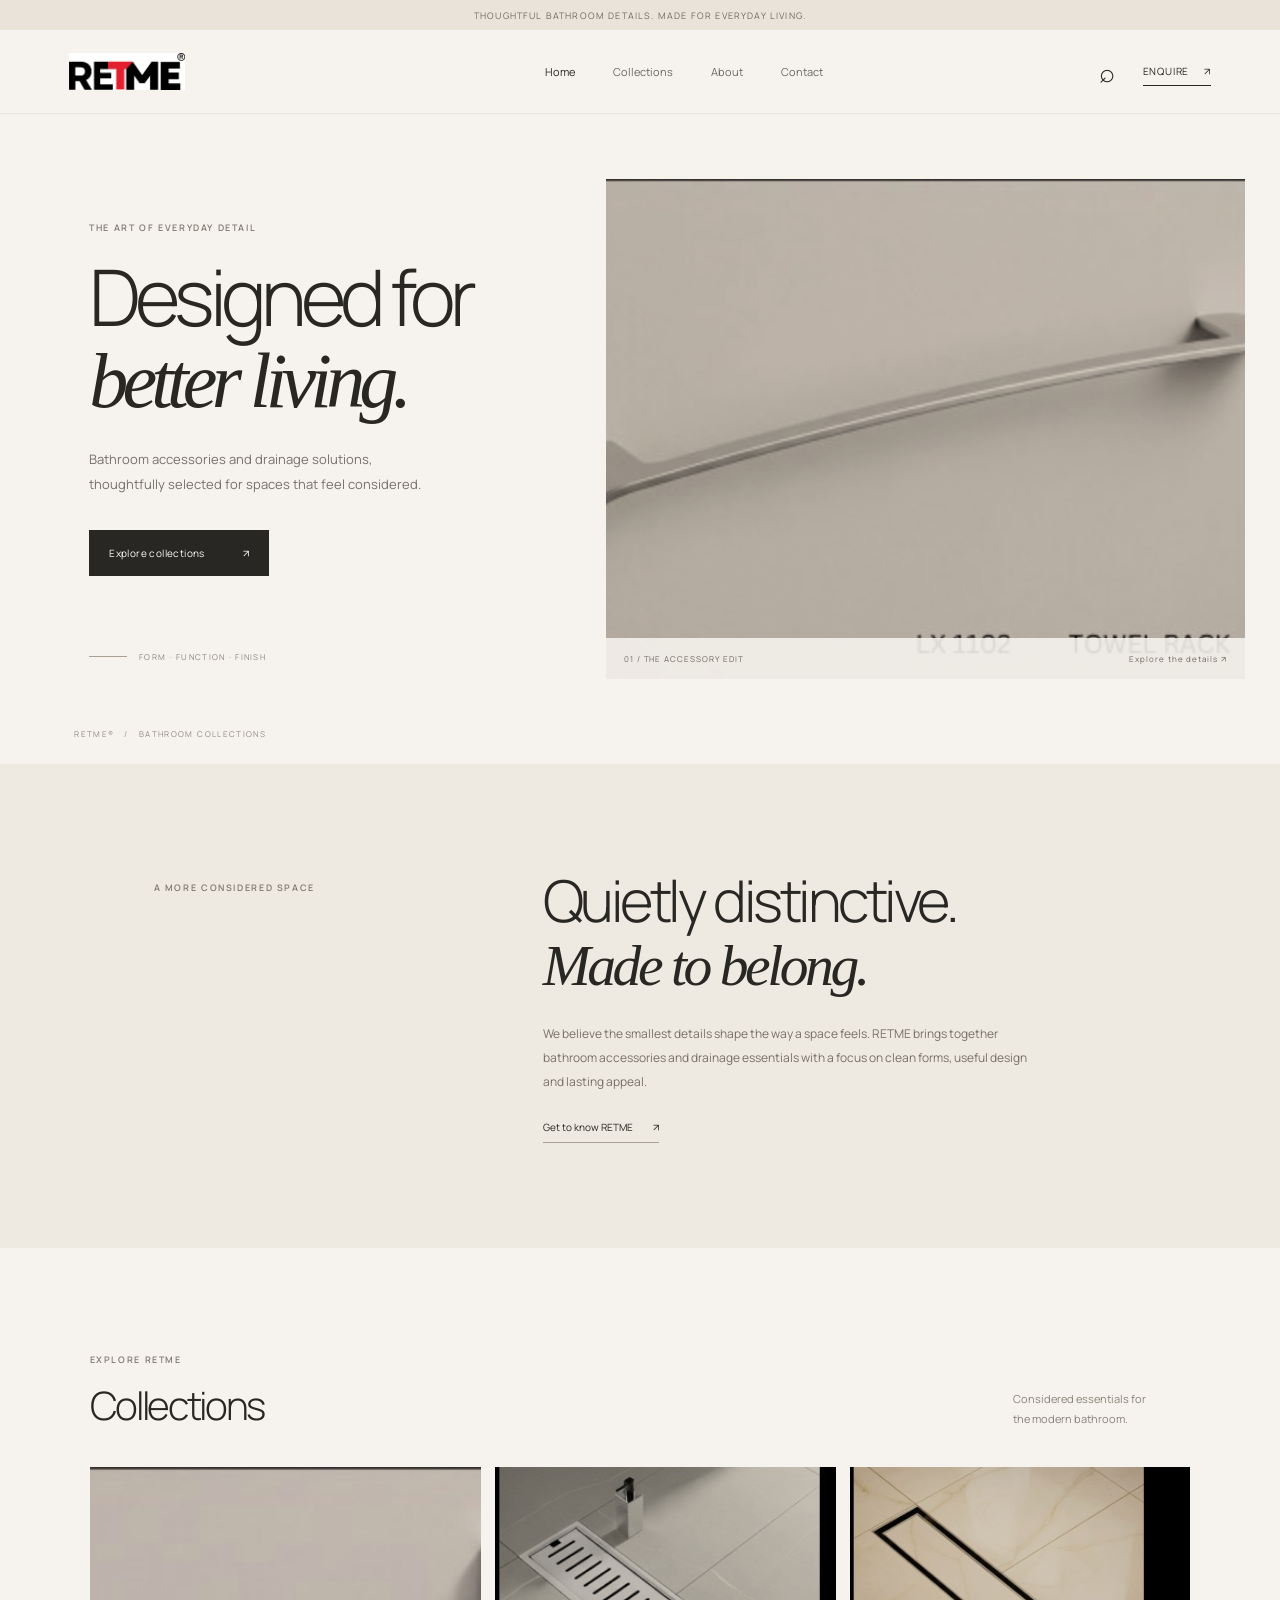
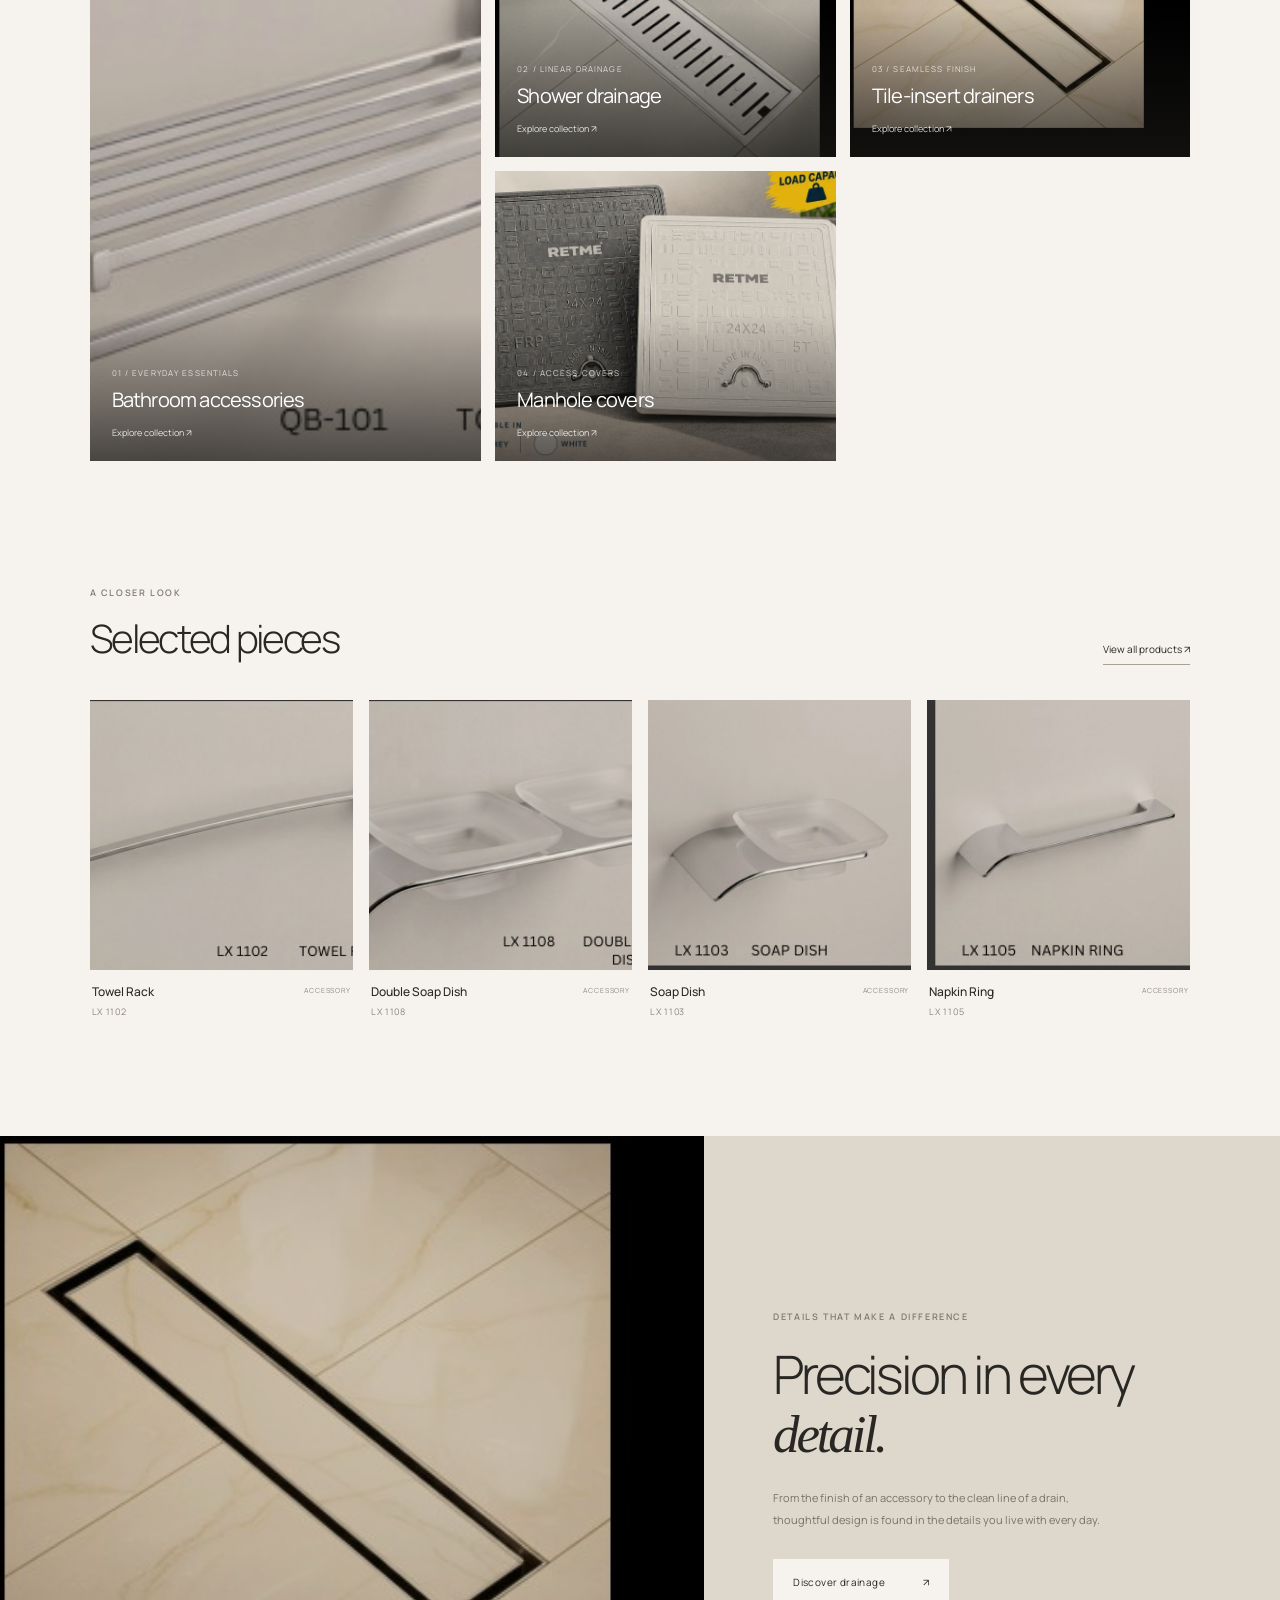
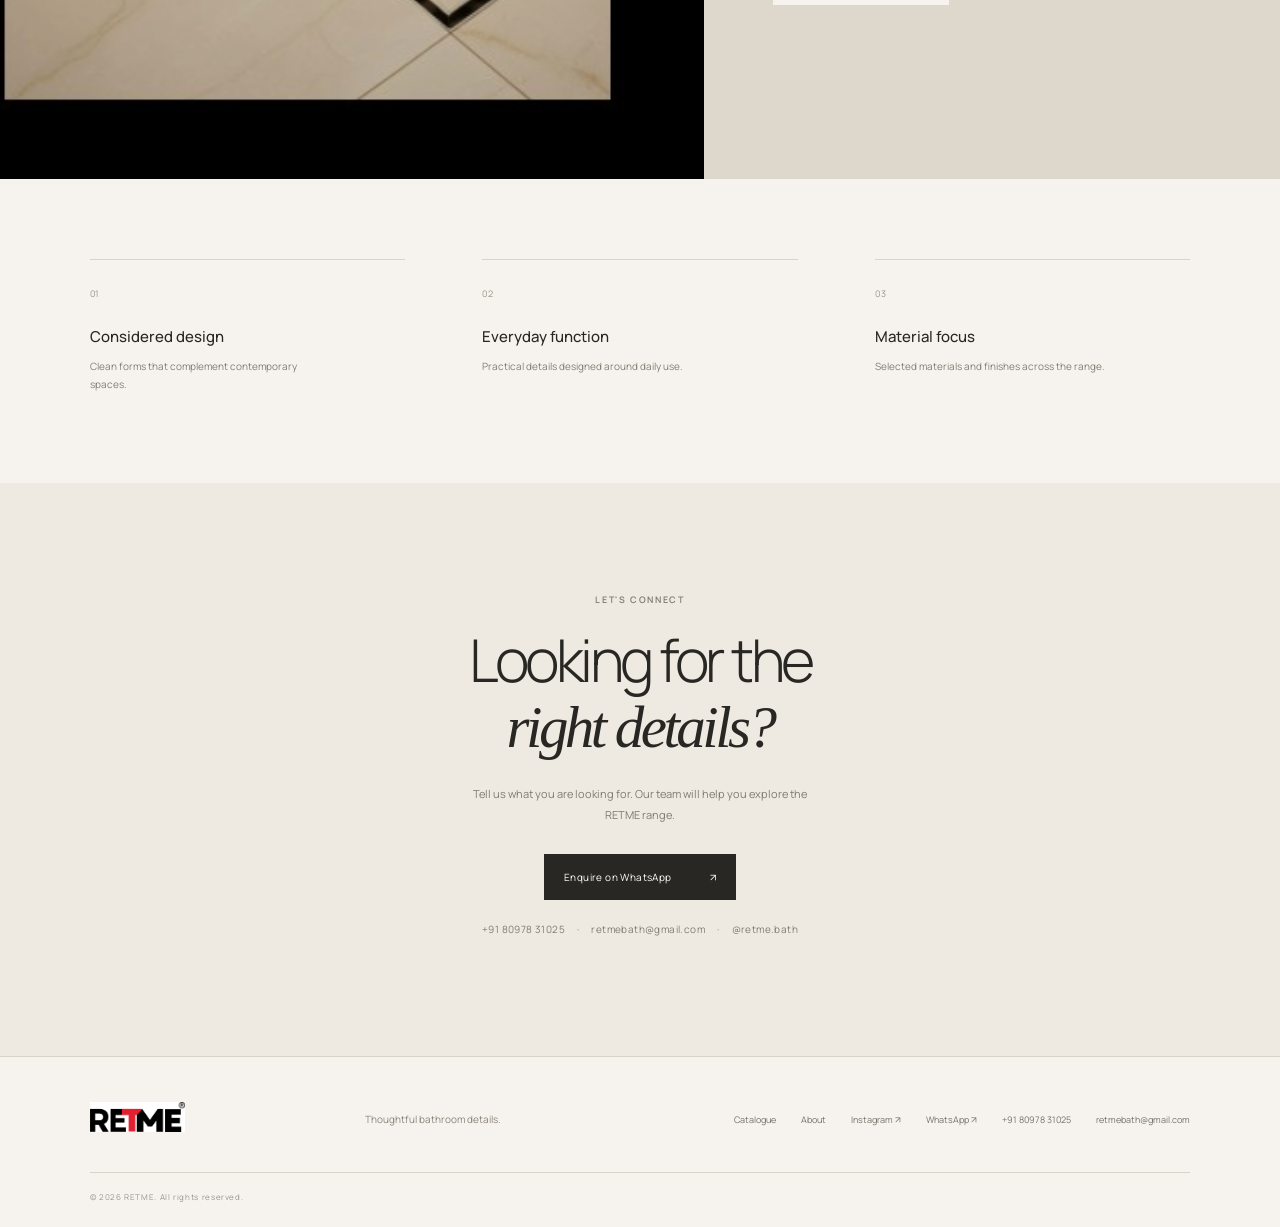
<file: index.html>
<!DOCTYPE html>
<html lang="en">
<head>
  <meta charset="UTF-8" />
  <meta name="viewport" content="width=device-width, initial-scale=1.0" />
  <meta name="description" content="Explore RETME bathroom accessories and drainage solutions. Thoughtful details, understated design and dependable materials." />
  <meta name="theme-color" content="#f6f3ee" />
  <title>RETME — Designed for Better Living</title>
  <link rel="preconnect" href="https://fonts.googleapis.com">
  <link rel="preconnect" href="https://fonts.gstatic.com" crossorigin>
  <link href="https://fonts.googleapis.com/css2?family=DM+Sans:wght@400;500;600;700&family=Manrope:wght@300;400;500;600;700&display=swap" rel="stylesheet">
  <link rel="stylesheet" href="./styles.css" />
</head>
<body>
  <div class="announcement">Thoughtful bathroom details. Made for everyday living.</div>
  <header class="site-header">
    <a class="brand" href="index.html" aria-label="RETME home"><img src="./assets/retme-logo.png" alt="RETME" /></a>
    <button class="menu-toggle" aria-label="Open menu" aria-expanded="false"><span></span><span></span></button>
    <nav class="main-nav" aria-label="Main navigation">
      <a class="active" href="index.html">Home</a>
      <a href="#collections">Collections</a>
      <a href="#about">About</a>
      <a href="#contact">Contact</a>
    </nav>
    <div class="header-actions"><button class="icon-button" id="search-open" aria-label="Search products">⌕</button><a class="header-enquire" href="https://wa.me/918097831025" target="_blank" rel="noopener">Enquire <span>↗</span></a></div>
  </header>

  <main>
    <section class="hero">
      <div class="hero-copy">
        <p class="eyebrow">THE ART OF EVERYDAY DETAIL</p>
        <h1>Designed for<br><em>better living.</em></h1>
        <p class="hero-description">Bathroom accessories and drainage solutions, thoughtfully selected for spaces that feel considered.</p>
        <a class="button button-dark" href="#collections">Explore collections <span>↗</span></a>
        <div class="hero-note"><span class="note-line"></span><span>FORM · FUNCTION · FINISH</span></div>
      </div>
      <div class="hero-visual"><img src="./assets/products/towel-rack-lx.jpg" alt="Minimal chrome bathroom towel rack" /><div class="image-caption"><span>01 / THE ACCESSORY EDIT</span><span>Explore the details ↗</span></div></div>
      <div class="hero-index">RETME® &nbsp; / &nbsp; BATHROOM COLLECTIONS</div>
    </section>

    <section class="intro-strip" id="about">
      <p class="eyebrow">A MORE CONSIDERED SPACE</p>
      <div><h2>Quietly distinctive.<br><em>Made to belong.</em></h2><p>We believe the smallest details shape the way a space feels. RETME brings together bathroom accessories and drainage essentials with a focus on clean forms, useful design and lasting appeal.</p><a class="text-link" href="#contact">Get to know RETME <span>↗</span></a></div>
    </section>

    <section class="collections section-pad" id="collections">
      <div class="section-heading"><div><p class="eyebrow">EXPLORE RETME</p><h2>Collections</h2></div><p>Considered essentials for<br>the modern bathroom.</p></div>
      <div class="collection-grid">
        <a class="collection-card collection-large" href="catalogue.html?category=accessories"><img src="./assets/products/towel-rack-qb.jpg" alt="Bathroom accessories collection"><span class="collection-overlay"><small>01 / EVERYDAY ESSENTIALS</small><strong>Bathroom accessories</strong><i>Explore collection ↗</i></span></a>
        <a class="collection-card" href="catalogue.html?category=drainage"><img src="./assets/products/drain-channel.jpg" alt="SS304 shower drain channel"><span class="collection-overlay"><small>02 / LINEAR DRAINAGE</small><strong>Shower drainage</strong><i>Explore collection ↗</i></span></a>
        <a class="collection-card" href="catalogue.html?category=tile-insert"><img src="./assets/products/tile-insert-channel.jpg" alt="Tile insert shower drain"><span class="collection-overlay"><small>03 / SEAMLESS FINISH</small><strong>Tile-insert drainers</strong><i>Explore collection ↗</i></span></a>
        <a class="collection-card" href="catalogue.html?category=manhole"><img src="./assets/products/frp-manhole.jpg" alt="Manhole cover range"><span class="collection-overlay"><small>04 / ACCESS COVERS</small><strong>Manhole covers</strong><i>Explore collection ↗</i></span></a>
      </div>
    </section>

    <section class="featured section-pad">
      <div class="section-heading"><div><p class="eyebrow">A CLOSER LOOK</p><h2>Selected pieces</h2></div><a class="text-link" href="catalogue.html">View all products ↗</a></div>
      <div class="product-grid" id="featured-products"></div>
    </section>

    <section class="statement-band"><div class="statement-image"><img src="./assets/products/tile-insert-channel.jpg" alt="Tile insert drainage detail"></div><div class="statement-copy"><p class="eyebrow">DETAILS THAT MAKE A DIFFERENCE</p><h2>Precision in every<br><em>detail.</em></h2><p>From the finish of an accessory to the clean line of a drain, thoughtful design is found in the details you live with every day.</p><a class="button button-light" href="catalogue.html?category=drainage">Discover drainage <span>↗</span></a></div></section>

    <section class="values section-pad"><div class="value-item"><span>01</span><h3>Considered design</h3><p>Clean forms that complement contemporary spaces.</p></div><div class="value-item"><span>02</span><h3>Everyday function</h3><p>Practical details designed around daily use.</p></div><div class="value-item"><span>03</span><h3>Material focus</h3><p>Selected materials and finishes across the range.</p></div></section>

    <section class="contact-block" id="contact"><p class="eyebrow">LET'S CONNECT</p><h2>Looking for the<br><em>right details?</em></h2><p>Tell us what you are looking for. Our team will help you explore the RETME range.</p><a class="button button-dark" href="https://wa.me/918097831025?text=Hello%20RETME%2C%20I%20would%20like%20to%20know%20more%20about%20your%20products." target="_blank" rel="noopener">Enquire on WhatsApp <span>↗</span></a><div class="contact-details"><a href="tel:+918097831025">+91 80978 31025</a><span>·</span><a href="mailto:retmebath@gmail.com">retmebath@gmail.com</a><span>·</span><a href="https://www.instagram.com/retme.bath/" target="_blank" rel="noopener">@retme.bath</a></div></section>
  </main>

  <footer class="footer"><a class="footer-logo" href="index.html"><img src="./assets/retme-logo.png" alt="RETME"></a><p>Thoughtful bathroom details.</p><div class="footer-links"><a href="catalogue.html">Catalogue</a><a href="#about">About</a><a href="https://www.instagram.com/retme.bath/" target="_blank" rel="noopener">Instagram ↗</a><a href="https://wa.me/918097831025" target="_blank" rel="noopener">WhatsApp ↗</a><a href="tel:+918097831025">+91 80978 31025</a><a href="mailto:retmebath@gmail.com">retmebath@gmail.com</a></div><small>© <span id="year"></span> RETME. All rights reserved.</small></footer>

  <div class="search-panel" id="search-panel" aria-hidden="true"><div class="search-inner"><button class="search-close" id="search-close" aria-label="Close search">×</button><p class="eyebrow">FIND YOUR PRODUCT</p><input id="global-search" type="search" placeholder="Search products or model numbers…" autocomplete="off"><div id="search-results" class="search-results"></div></div></div>
  <script src="./products.js"></script><script src="./main.js"></script>
</body>
</html>
</file>
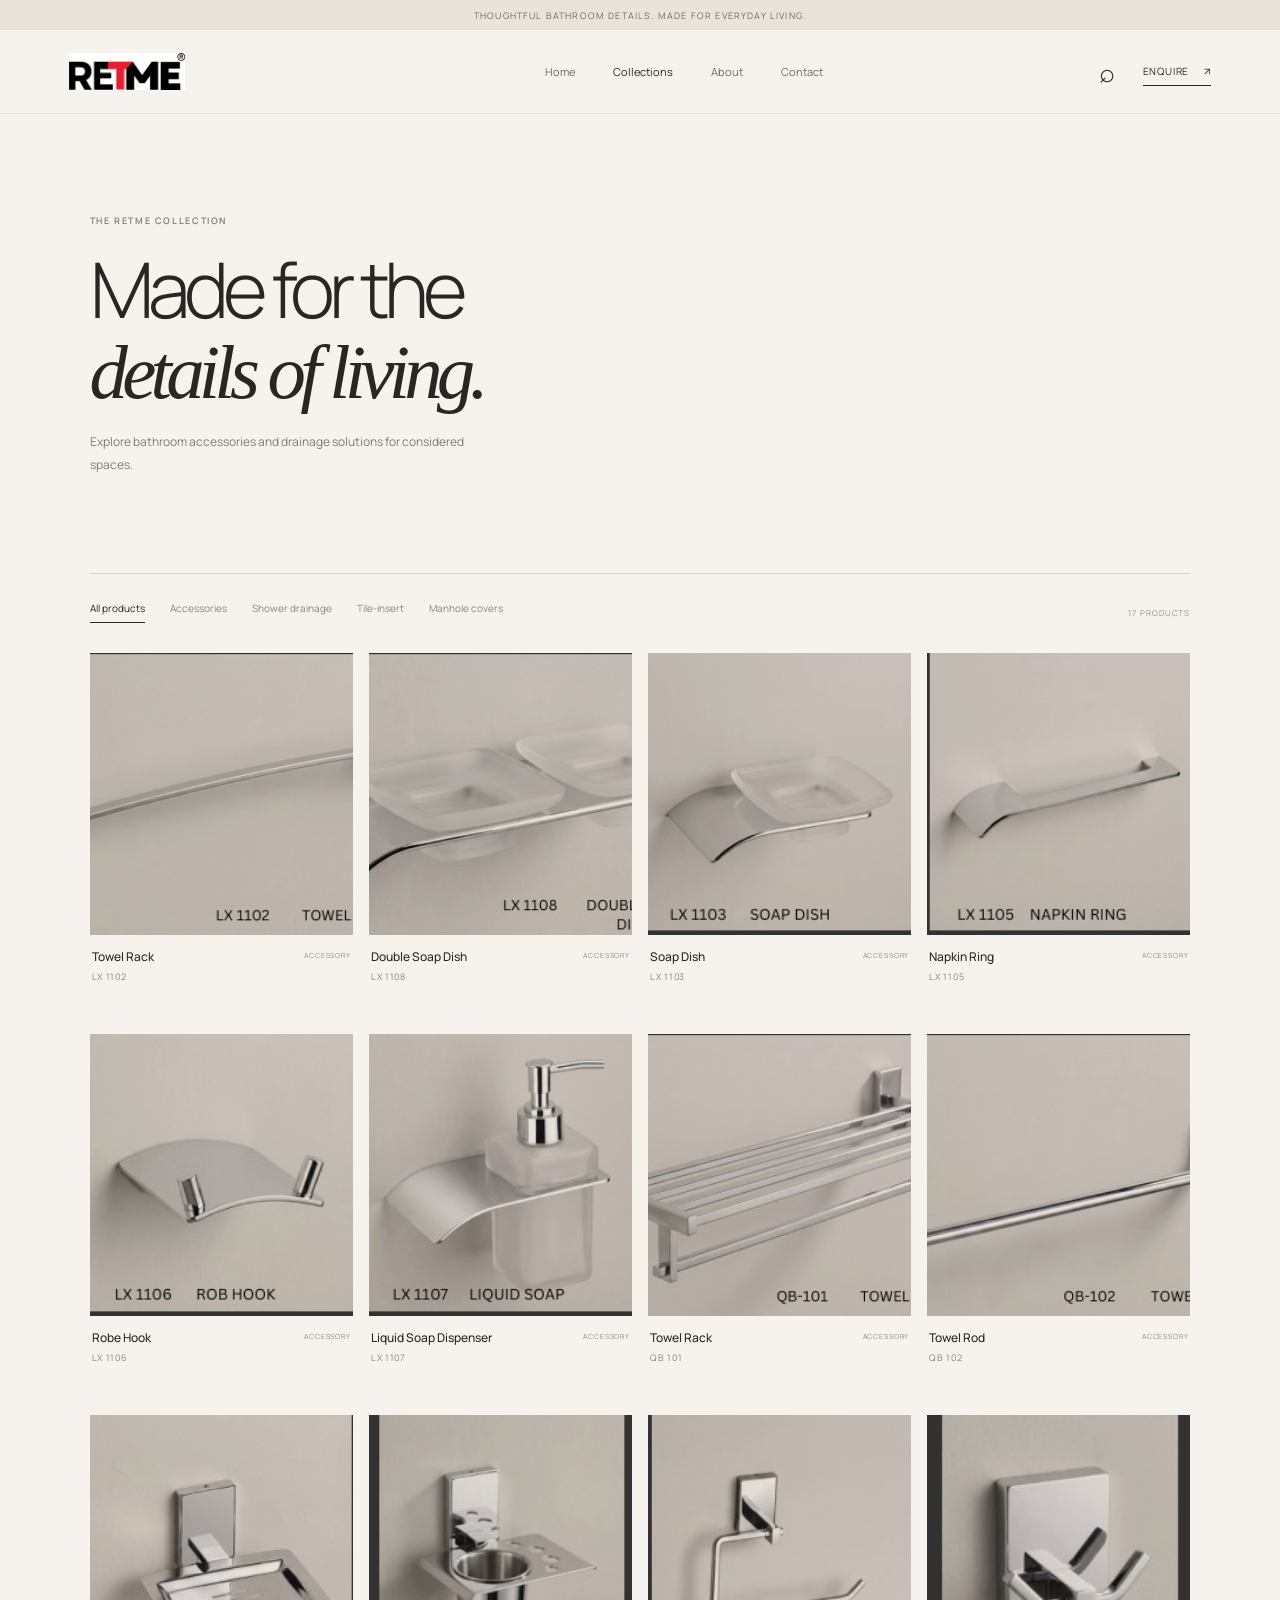
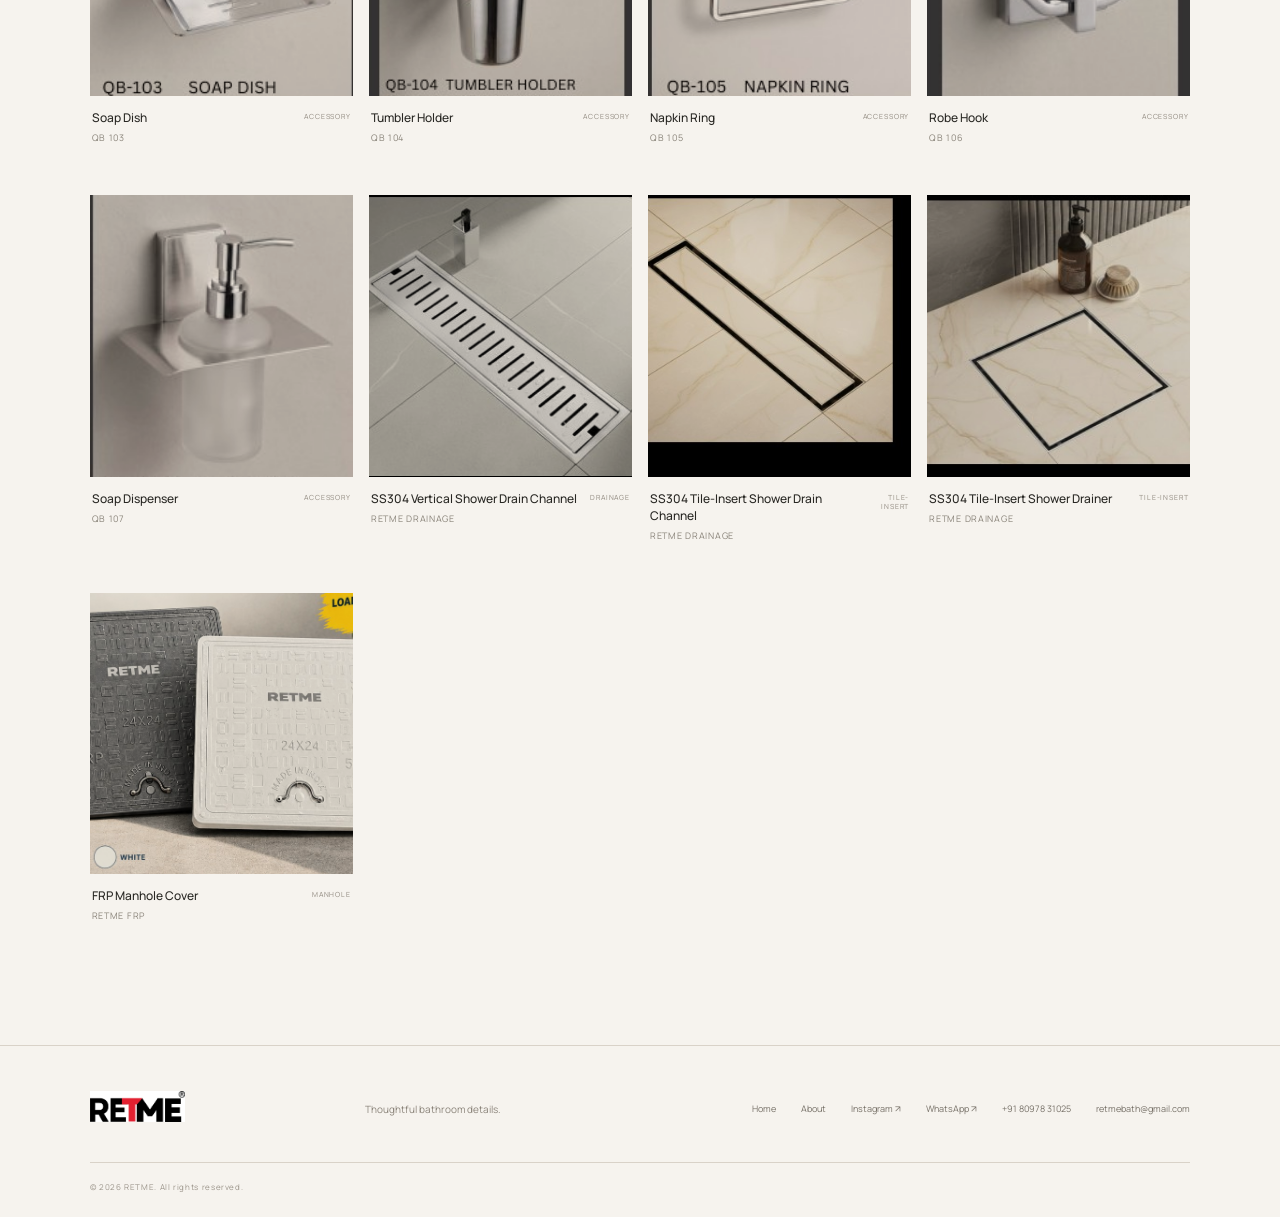
<file: catalogue.html>
<!DOCTYPE html><html lang="en"><head><meta charset="UTF-8"><meta name="viewport" content="width=device-width, initial-scale=1.0"><meta name="description" content="Browse the RETME bathroom accessories and drainage catalogue."><title>Collections — RETME</title><link rel="preconnect" href="https://fonts.googleapis.com"><link rel="preconnect" href="https://fonts.gstatic.com" crossorigin><link href="https://fonts.googleapis.com/css2?family=DM+Sans:wght@400;500;600;700&family=Manrope:wght@300;400;500;600;700&display=swap" rel="stylesheet"><link rel="stylesheet" href="./styles.css"></head><body><div class="announcement">Thoughtful bathroom details. Made for everyday living.</div><header class="site-header"><a class="brand" href="index.html"><img src="./assets/retme-logo.png" alt="RETME"></a><button class="menu-toggle" aria-label="Open menu"><span></span><span></span></button><nav class="main-nav"><a href="index.html">Home</a><a class="active" href="catalogue.html">Collections</a><a href="index.html#about">About</a><a href="index.html#contact">Contact</a></nav><div class="header-actions"><button class="icon-button" id="search-open" aria-label="Search products">⌕</button><a class="header-enquire" href="https://wa.me/918097831025" target="_blank" rel="noopener">Enquire <span>↗</span></a></div></header><main class="catalogue-page"><div class="catalogue-hero"><p class="eyebrow">THE RETME COLLECTION</p><h1>Made for the<br><em>details of living.</em></h1><p>Explore bathroom accessories and drainage solutions for considered spaces.</p></div><div class="catalogue-toolbar"><div class="filter-list" id="filters"><button class="filter active" data-filter="all">All products</button><button class="filter" data-filter="accessories">Accessories</button><button class="filter" data-filter="drainage">Shower drainage</button><button class="filter" data-filter="tile-insert">Tile-insert</button><button class="filter" data-filter="manhole">Manhole covers</button></div><span id="product-count" class="product-count"></span></div><div class="catalogue-grid product-grid" id="catalogue-products"></div></main><footer class="footer"><a class="footer-logo" href="index.html"><img src="./assets/retme-logo.png" alt="RETME"></a><p>Thoughtful bathroom details.</p><div class="footer-links"><a href="index.html">Home</a><a href="index.html#about">About</a><a href="https://www.instagram.com/retme.bath/" target="_blank" rel="noopener">Instagram ↗</a><a href="https://wa.me/918097831025" target="_blank" rel="noopener">WhatsApp ↗</a><a href="tel:+918097831025">+91 80978 31025</a><a href="mailto:retmebath@gmail.com">retmebath@gmail.com</a></div><small>© <span id="year"></span> RETME. All rights reserved.</small></footer><div class="search-panel" id="search-panel" aria-hidden="true"><div class="search-inner"><button class="search-close" id="search-close">×</button><p class="eyebrow">FIND YOUR PRODUCT</p><input id="global-search" type="search" placeholder="Search products or model numbers…"><div id="search-results" class="search-results"></div></div></div><script src="./products.js"></script><script src="./main.js"></script></body></html>
</file>
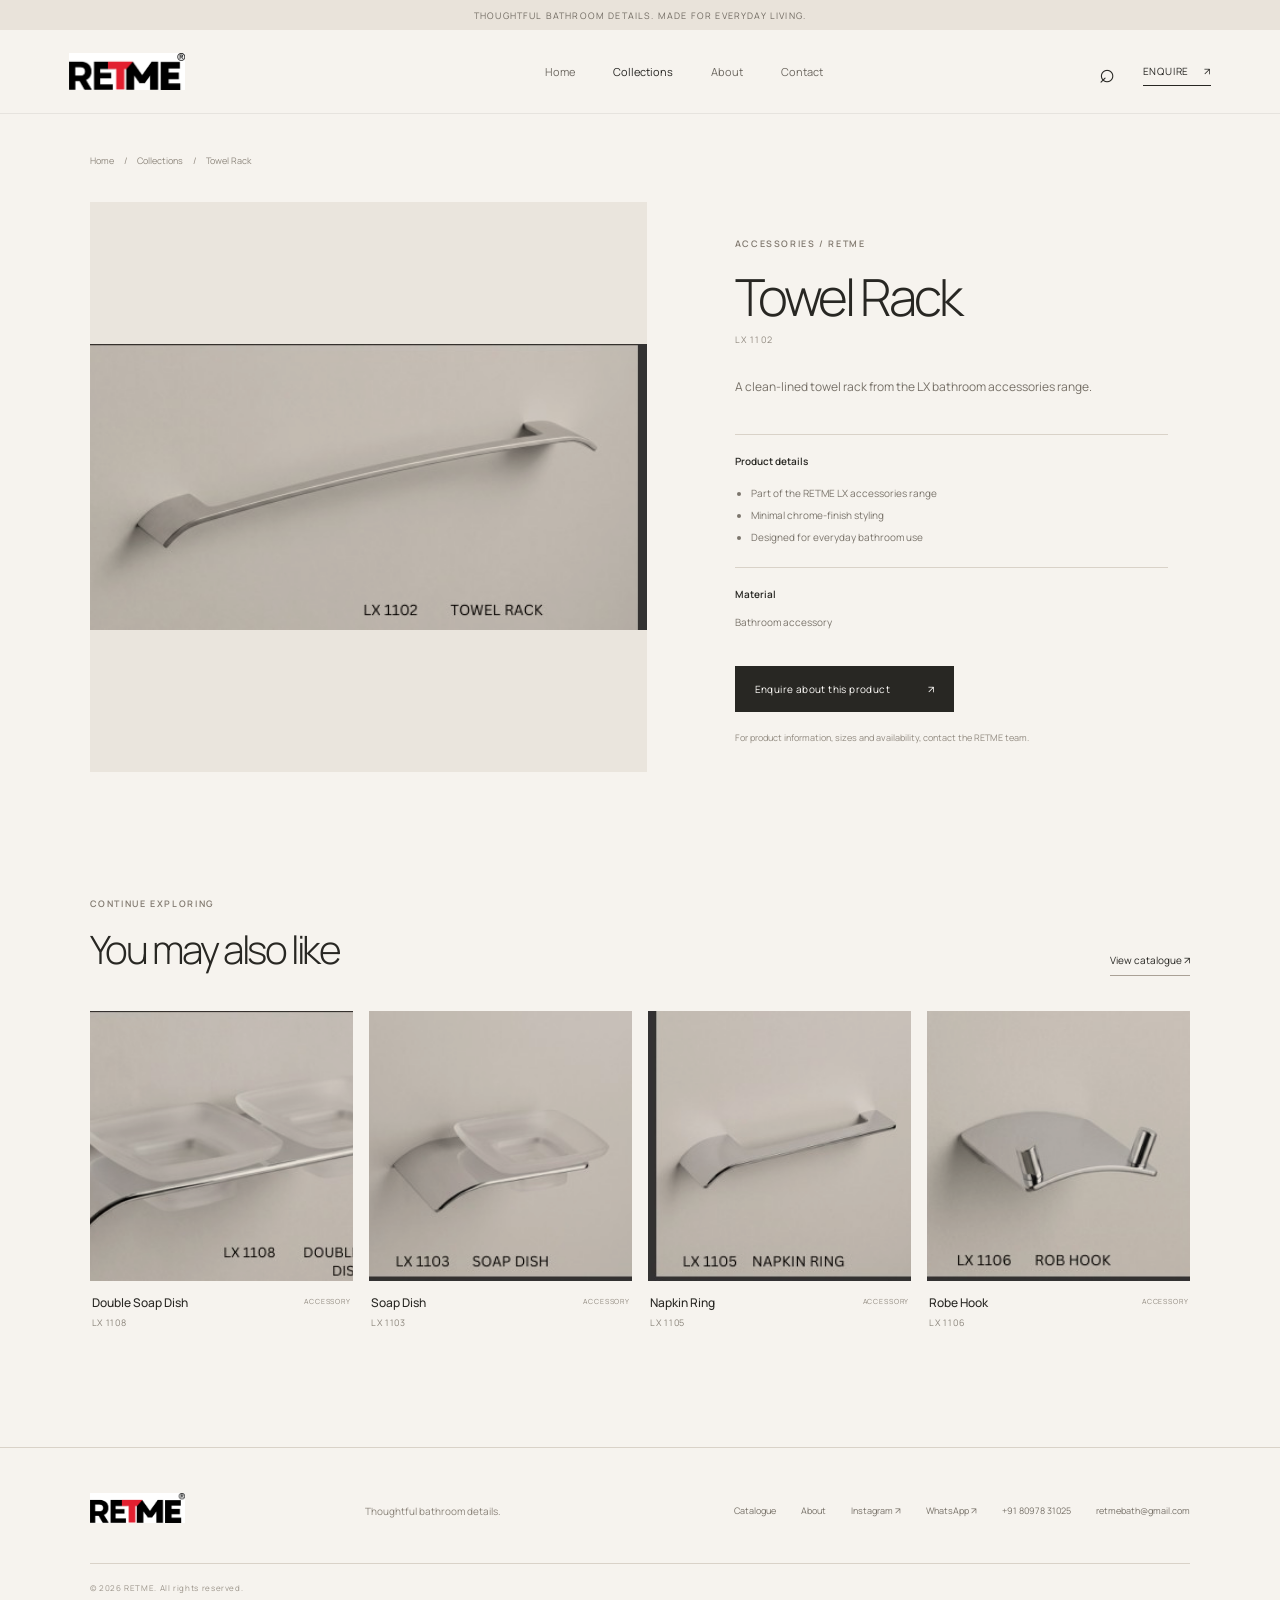
<file: product.html>
<!DOCTYPE html><html lang="en"><head><meta charset="UTF-8"><meta name="viewport" content="width=device-width, initial-scale=1.0"><meta name="description" content="Discover RETME bathroom products and enquire for specifications and availability."><title>Product — RETME</title><link rel="preconnect" href="https://fonts.googleapis.com"><link rel="preconnect" href="https://fonts.gstatic.com" crossorigin><link href="https://fonts.googleapis.com/css2?family=DM+Sans:wght@400;500;600;700&family=Manrope:wght@300;400;500;600;700&display=swap" rel="stylesheet"><link rel="stylesheet" href="./styles.css"></head><body><div class="announcement">Thoughtful bathroom details. Made for everyday living.</div><header class="site-header"><a class="brand" href="index.html"><img src="./assets/retme-logo.png" alt="RETME"></a><button class="menu-toggle" aria-label="Open menu"><span></span><span></span></button><nav class="main-nav"><a href="index.html">Home</a><a class="active" href="catalogue.html">Collections</a><a href="index.html#about">About</a><a href="index.html#contact">Contact</a></nav><div class="header-actions"><button class="icon-button" id="search-open" aria-label="Search products">⌕</button><a class="header-enquire" href="https://wa.me/918097831025" target="_blank" rel="noopener">Enquire <span>↗</span></a></div></header><main class="product-page" id="product-detail"></main><section class="related section-pad"><div class="section-heading"><div><p class="eyebrow">CONTINUE EXPLORING</p><h2>You may also like</h2></div><a class="text-link" href="catalogue.html">View catalogue ↗</a></div><div class="product-grid" id="related-products"></div></section><footer class="footer"><a class="footer-logo" href="index.html"><img src="./assets/retme-logo.png" alt="RETME"></a><p>Thoughtful bathroom details.</p><div class="footer-links"><a href="catalogue.html">Catalogue</a><a href="index.html#about">About</a><a href="https://www.instagram.com/retme.bath/" target="_blank" rel="noopener">Instagram ↗</a><a href="https://wa.me/918097831025" target="_blank" rel="noopener">WhatsApp ↗</a><a href="tel:+918097831025">+91 80978 31025</a><a href="mailto:retmebath@gmail.com">retmebath@gmail.com</a></div><small>© <span id="year"></span> RETME. All rights reserved.</small></footer><div class="search-panel" id="search-panel" aria-hidden="true"><div class="search-inner"><button class="search-close" id="search-close">×</button><p class="eyebrow">FIND YOUR PRODUCT</p><input id="global-search" type="search" placeholder="Search products or model numbers…"><div id="search-results" class="search-results"></div></div></div><script src="./products.js"></script><script src="./main.js"></script></body></html>
</file>
<file: styles.css>
:root{--paper:#f6f3ee;--paper2:#eee9e1;--sand:#e3dbd0;--ink:#282723;--muted:#827d74;--line:#d9d2c8;--white:#fffdfa;--red:#e51f35;--font:'Manrope','DM Sans',sans-serif}*{box-sizing:border-box}html{scroll-behavior:smooth}body{margin:0;background:var(--paper);color:var(--ink);font-family:var(--font);font-weight:400;-webkit-font-smoothing:antialiased}a{color:inherit;text-decoration:none}button{font:inherit}.announcement{height:30px;display:flex;align-items:center;justify-content:center;background:#e9e3da;color:#716b62;font-size:9px;letter-spacing:.13em;text-transform:uppercase}.site-header{height:84px;padding:0 5.4%;display:flex;align-items:center;justify-content:space-between;border-bottom:1px solid rgba(40,39,35,.08);background:rgba(246,243,238,.94);position:sticky;top:0;z-index:20;backdrop-filter:blur(16px)}.brand img{display:block;width:116px;height:auto}.main-nav{display:flex;gap:38px;margin-left:90px}.main-nav a{font-size:11px;color:#6e6961;transition:color .2s}.main-nav a:hover,.main-nav a.active{color:var(--ink)}.header-actions{display:flex;align-items:center;gap:22px}.icon-button{border:0;background:none;font-size:27px;line-height:1;color:var(--ink);cursor:pointer}.header-enquire{font-size:10px;letter-spacing:.08em;text-transform:uppercase;border-bottom:1px solid var(--ink);padding:7px 0}.header-enquire span{margin-left:12px}.menu-toggle{display:none}.hero{min-height:650px;display:grid;grid-template-columns:44% 56%;padding:42px 5.4% 62px;position:relative;align-items:center;gap:3%}.hero-copy{padding:50px 0 25px 4%}.eyebrow{font-size:9px;letter-spacing:.18em;color:#81796f;font-weight:600;margin:0 0 22px}.hero h1,.catalogue-hero h1{font-size:clamp(48px,6.1vw,86px);font-weight:300;letter-spacing:-.075em;line-height:1.04;margin:0 0 26px}.hero h1 em,.intro-strip h2 em,.statement-copy h2 em,.contact-block h2 em,.catalogue-hero h1 em{font-family:Georgia,serif;font-weight:400}.hero-description{max-width:340px;font-size:13px;line-height:1.9;color:#777168;margin:0 0 34px}.button{display:inline-flex;align-items:center;gap:38px;padding:16px 20px;font-size:10px;letter-spacing:.04em;transition:transform .2s,background .2s}.button:hover{transform:translateY(-2px)}.button-dark{background:var(--ink);color:#fffdfa}.button-dark:hover{background:#4a4740}.button-light{background:var(--paper);color:var(--ink)}.hero-note{display:flex;align-items:center;gap:12px;margin-top:75px;font-size:8px;letter-spacing:.16em;color:#8b857c}.note-line{height:1px;width:38px;background:#aaa196}.hero-visual{height:500px;position:relative;background:#e2dbd1;overflow:hidden}.hero-visual img{width:100%;height:100%;object-fit:cover;display:block;mix-blend-mode:multiply}.image-caption{position:absolute;bottom:0;left:0;right:0;background:rgba(246,243,238,.88);display:flex;justify-content:space-between;padding:15px 18px;font-size:8px;letter-spacing:.12em;color:#6f695f}.hero-index{position:absolute;bottom:25px;left:5.8%;font-size:8px;letter-spacing:.17em;color:#918a80}.intro-strip{padding:105px 12%;display:grid;grid-template-columns:32% 1fr;gap:8%;background:#eee9e1}.intro-strip .eyebrow{padding-top:12px}.intro-strip h2,.statement-copy h2,.contact-block h2{font-size:clamp(38px,4.5vw,61px);line-height:1.1;font-weight:300;letter-spacing:-.06em;margin:0 0 24px}.intro-strip div>p:not(.eyebrow){max-width:490px;color:#777168;font-size:12px;line-height:2;margin:0 0 20px}.text-link{font-size:10px;border-bottom:1px solid #aaa196;padding-bottom:8px;display:inline-block}.text-link span{margin-left:18px}.section-pad{padding:105px 7%}.section-heading{display:flex;align-items:end;justify-content:space-between;margin-bottom:35px}.section-heading .eyebrow{margin-bottom:12px}.section-heading h2{font-size:39px;letter-spacing:-.06em;font-weight:300;margin:0}.section-heading>p{font-size:11px;line-height:1.8;color:#898278;margin:0 4% 3px 0}.collection-grid{display:grid;grid-template-columns:1.15fr 1fr 1fr;grid-template-rows:290px 290px;gap:14px}.collection-card{position:relative;overflow:hidden;background:#e3ddd4;display:block}.collection-card:first-child{grid-row:span 2}.collection-card img{width:100%;height:100%;object-fit:cover;display:block;transition:transform .7s;mix-blend-mode:multiply}.collection-card:hover img{transform:scale(1.035)}.collection-overlay{position:absolute;inset:auto 0 0;padding:55px 22px 22px;background:linear-gradient(transparent,rgba(25,24,22,.68));color:white;display:flex;flex-direction:column;gap:8px}.collection-overlay small{font-size:8px;letter-spacing:.14em;opacity:.75}.collection-overlay strong{font-size:20px;font-weight:400;letter-spacing:-.04em}.collection-overlay i{font-style:normal;font-size:9px;opacity:.85;margin-top:5px}.featured{padding-top:20px}.product-grid{display:grid;grid-template-columns:repeat(4,minmax(0,1fr));gap:26px 16px}.product-card{min-width:0;display:block}.product-image{height:270px;background:#eae5dd;position:relative;overflow:hidden}.product-image img{width:100%;height:100%;object-fit:cover;mix-blend-mode:multiply;transition:transform .6s}.product-card:hover .product-image img{transform:scale(1.04)}.card-arrow{position:absolute;right:13px;top:13px;width:28px;height:28px;background:rgba(250,248,244,.88);border-radius:50%;display:grid;place-items:center;font-size:13px;opacity:0;transition:opacity .2s}.product-card:hover .card-arrow{opacity:1}.product-meta{display:flex;justify-content:space-between;gap:10px;padding:13px 2px}.product-meta h3{font-size:12px;font-weight:500;margin:0 0 5px}.product-meta p{font-size:9px;color:#8a847a;margin:0;letter-spacing:.08em}.product-type{font-size:7px;letter-spacing:.12em;color:#928b81;padding-top:3px;text-align:right}.statement-band{display:grid;grid-template-columns:1.1fr .9fr;min-height:440px;background:#ded7cc}.statement-image{overflow:hidden}.statement-image img{width:100%;height:100%;object-fit:cover;mix-blend-mode:multiply}.statement-copy{padding:85px 12%;align-self:center}.statement-copy h2{font-size:53px}.statement-copy>p:not(.eyebrow){font-size:11px;line-height:2;color:#777168;max-width:340px;margin-bottom:28px}.values{display:grid;grid-template-columns:repeat(3,1fr);gap:7%;padding-top:80px;padding-bottom:80px}.value-item{border-top:1px solid var(--line);padding-top:20px}.value-item span{font-size:9px;color:#9b9388;letter-spacing:.1em}.value-item h3{font-size:15px;font-weight:500;margin:24px 0 10px}.value-item p{font-size:10px;line-height:1.8;color:#837d73;max-width:230px}.contact-block{text-align:center;padding:110px 20px 120px;background:#eee9e1}.contact-block h2{font-size:59px}.contact-block>p:not(.eyebrow){font-size:11px;color:#817a70;line-height:1.9;max-width:350px;margin:0 auto 28px}.footer{padding:45px 7% 25px;display:grid;grid-template-columns:1fr 1fr 2fr;align-items:center;border-top:1px solid var(--line)}.footer-logo img{width:95px}.footer>p{font-size:10px;color:#8b847a}.footer-links{display:flex;justify-content:flex-end;gap:25px}.footer-links a{font-size:9px;color:#777168}.footer small{grid-column:1/-1;border-top:1px solid var(--line);margin-top:35px;padding-top:18px;color:#9b948a;font-size:8px;letter-spacing:.08em}.catalogue-page{padding:0 7% 110px}.catalogue-hero{padding:100px 0 85px;border-bottom:1px solid var(--line)}.catalogue-hero h1{font-size:clamp(52px,6vw,78px);margin-bottom:18px}.catalogue-hero>p:last-child{font-size:12px;color:#817a70;max-width:390px;line-height:1.9}.catalogue-toolbar{display:flex;align-items:center;justify-content:space-between;padding:27px 0 30px;gap:20px}.filter-list{display:flex;gap:25px;flex-wrap:wrap}.filter{border:0;background:none;padding:0 0 7px;font-size:10px;color:#8a8379;cursor:pointer;border-bottom:1px solid transparent}.filter.active{color:var(--ink);border-color:var(--ink)}.product-count{font-size:8px;color:#938c82;letter-spacing:.12em}.catalogue-grid{row-gap:38px}.catalogue-grid .product-image{height:clamp(190px,22vw,310px)}.product-page{padding:28px 7% 80px}.breadcrumbs{display:flex;gap:10px;font-size:9px;color:#8e877d;margin:12px 0 35px}.detail-layout{display:grid;grid-template-columns:1.1fr .9fr;gap:8%;align-items:start}.detail-photo{background:#eae5dd;min-height:570px;display:grid;place-items:center}.detail-photo img{width:100%;height:100%;max-height:650px;object-fit:contain;mix-blend-mode:multiply}.detail-info{padding:35px 5% 0 0}.detail-info .eyebrow{margin-bottom:18px}.detail-info h1{font-size:clamp(35px,4vw,53px);font-weight:300;letter-spacing:-.06em;line-height:1.1;margin:0 0 9px}.model-label{font-size:9px;letter-spacing:.13em;color:#918a80;margin:0 0 30px}.detail-summary{font-size:12px;line-height:1.9;color:#777168;max-width:420px;margin-bottom:35px}.detail-spec{border-top:1px solid var(--line);padding:19px 0}.detail-spec h3{font-size:10px;font-weight:600;margin:0 0 14px}.detail-spec ul{padding-left:16px;margin:0;color:#7b756c;font-size:10px;line-height:2.2}.detail-spec>p{font-size:10px;color:#7b756c;margin:0}.size-chips{display:flex;flex-wrap:wrap;gap:8px}.size-chips span{font-size:9px;border:1px solid var(--line);padding:8px 12px;color:#706a61}.detail-cta{margin-top:18px}.detail-note{font-size:9px;color:#928b81;line-height:1.8;margin-top:18px}.related{padding-top:45px}.search-panel{position:fixed;inset:0;background:rgba(36,34,30,.45);z-index:50;display:none;align-items:flex-start;justify-content:center;padding:12vh 20px}.search-panel.open{display:flex}.search-inner{width:min(650px,100%);background:var(--paper);padding:45px;position:relative;box-shadow:0 20px 70px #0002}.search-close{position:absolute;right:22px;top:15px;border:0;background:none;font-size:28px;cursor:pointer}.search-inner input{width:100%;border:0;border-bottom:1px solid #aaa196;background:transparent;padding:14px 0;font:300 22px var(--font);outline:none;color:var(--ink)}.search-results{margin-top:18px;max-height:45vh;overflow:auto}.search-results a{display:flex;align-items:center;gap:15px;padding:10px 0;border-bottom:1px solid var(--line)}.search-results img{width:58px;height:48px;object-fit:cover;background:var(--paper2);mix-blend-mode:multiply}.search-results span{display:flex;flex-direction:column;gap:5px;flex:1}.search-results b{font-size:11px;font-weight:500}.search-results small,.no-results{font-size:9px;color:#8a8379}.search-results i{font-style:normal}.no-results{padding:15px 0}
@media(max-width:900px){.site-header{padding:0 5%;height:72px}.main-nav{margin-left:0;gap:20px}.hero{padding-left:5%;padding-right:5%;min-height:570px;grid-template-columns:42% 58%;gap:0}.hero-visual{height:420px}.hero-copy{padding-left:0}.collection-grid{grid-template-rows:240px 240px}.product-image{height:220px}.section-pad{padding:80px 5%}.detail-photo{min-height:450px}}
@media(max-width:650px){.announcement{font-size:7px;height:27px}.site-header{height:66px}.brand img{width:94px}.menu-toggle{display:flex;flex-direction:column;gap:5px;border:0;background:none;padding:10px;margin-left:auto;margin-right:16px}.menu-toggle span{width:20px;height:1px;background:var(--ink)}.main-nav{display:none;position:absolute;top:66px;left:0;right:0;background:var(--paper);padding:24px 6%;flex-direction:column;gap:22px;border-bottom:1px solid var(--line)}.main-nav.nav-open{display:flex}.main-nav a{font-size:13px}.header-actions{gap:12px}.header-enquire{font-size:8px}.hero{display:flex;flex-direction:column;align-items:stretch;padding:50px 5% 55px;gap:30px}.hero-copy{padding:0}.hero h1{font-size:57px}.hero-description{font-size:12px}.hero-note{margin-top:35px}.hero-visual{height:330px}.hero-index{bottom:18px;left:5%}.intro-strip{padding:70px 7%;display:block}.intro-strip .eyebrow{margin-bottom:24px}.intro-strip h2{font-size:43px}.section-pad{padding:70px 5%}.section-heading{align-items:start;gap:15px}.section-heading h2{font-size:32px}.section-heading>p{font-size:9px}.collection-grid{grid-template-columns:1fr 1fr;grid-template-rows:230px 190px 190px;gap:9px}.collection-card:first-child{grid-row:span 2}.collection-overlay{padding:40px 12px 13px}.collection-overlay strong{font-size:15px}.collection-overlay small{font-size:6px}.collection-overlay i{font-size:8px}.product-grid{grid-template-columns:repeat(2,minmax(0,1fr));gap:22px 10px}.product-image{height:190px}.product-meta h3{font-size:10px}.product-type{font-size:6px}.featured{padding-top:0}.statement-band{grid-template-columns:1fr}.statement-image{height:240px}.statement-copy{padding:55px 8%}.statement-copy h2{font-size:45px}.values{grid-template-columns:1fr;gap:25px;padding-top:55px;padding-bottom:55px}.value-item h3{margin:13px 0 6px}.contact-block{padding:75px 7%}.contact-block h2{font-size:47px}.footer{padding:35px 6% 22px;grid-template-columns:1fr 1fr;gap:15px}.footer>p{grid-column:1/-1;grid-row:2;margin:0}.footer-links{grid-column:1/-1;justify-content:flex-start;flex-wrap:wrap;gap:17px;margin-top:12px}.footer small{margin-top:15px}.catalogue-page{padding:0 5% 75px}.catalogue-hero{padding:70px 0 55px}.catalogue-hero h1{font-size:54px}.catalogue-toolbar{display:block;padding:20px 0}.filter-list{gap:16px 20px}.filter{font-size:9px}.product-count{display:block;margin-top:18px}.catalogue-grid .product-image{height:180px}.product-page{padding:20px 5% 55px}.breadcrumbs{font-size:8px;flex-wrap:wrap;margin-bottom:20px}.detail-layout{grid-template-columns:1fr;gap:30px}.detail-photo{min-height:300px;height:330px}.detail-info{padding:0 2%}.detail-info h1{font-size:40px}.related{padding-top:25px}.search-inner{padding:38px 22px}.search-inner input{font-size:17px}}


/* Contact details */
.contact-details{display:flex;flex-wrap:wrap;justify-content:center;gap:12px;margin-top:22px;font-size:10px;letter-spacing:.04em;color:var(--muted,#81796f)}.contact-details a{color:inherit;text-decoration:none}.contact-details a:hover{color:var(--ink,#242321)}
</file>
